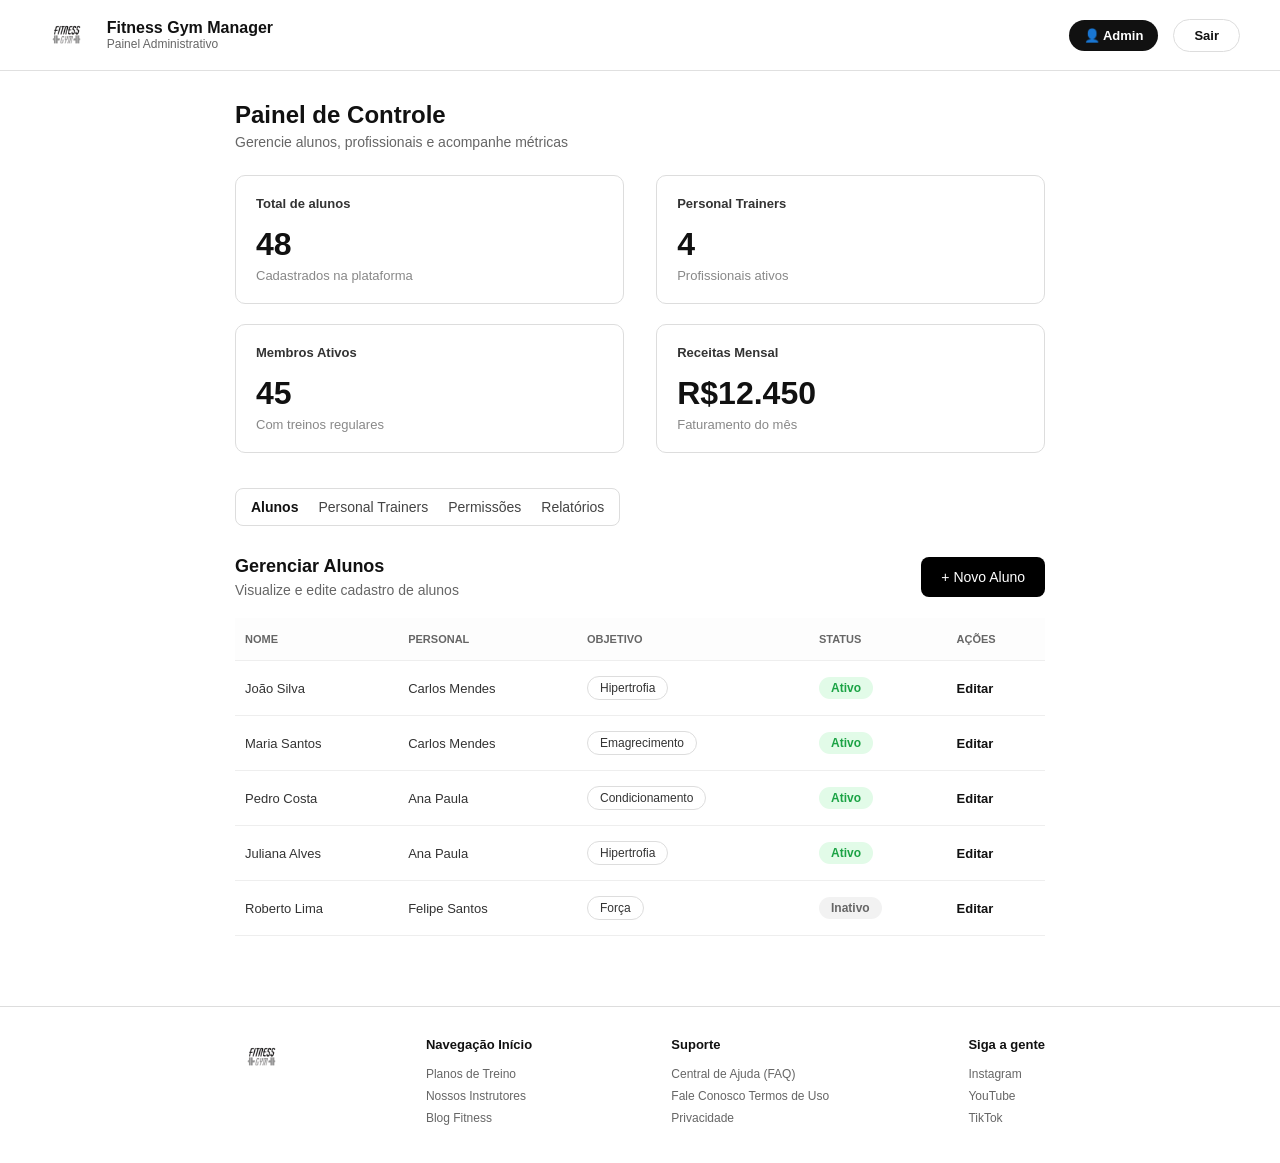
<file: aluno.html>
<!DOCTYPE html>
<html lang="pt-br">
<head>
    <meta charset="UTF-8">
    <meta name="viewport" content="width=device-width, initial-scale=1.0">
    <title>Fitness Gym Manager</title>
    <link rel="stylesheet" href="assets/css/aluno.css">
</head>
<body>

    <header class="cabecalho">
        <div class="logo-area">
            <img src="Academia site/academia/assets/img/logo real.png" alt="Logo Fitness Gym" class="imagem-logo">
            <div class="texto-logo">
                <strong>Fitness Gym Manager</strong>
                <p>Painel Administrativo</p>
            </div>
        </div>
        
        <div class="usuario-area">
            <div class="etiqueta-admin">👤 Admin</div>
            <a href="#" class="botao-sair">Sair</a>
        </div>
    </header>

    <main class="container">
        
        <div class="titulo-pagina">
            <h1>Painel de Controle</h1>
            <p>Gerencie alunos, profissionais e acompanhe métricas</p>
        </div>

        <div class="grid-dados">
            <div class="cartao-dado">
                <h3>Total de alunos</h3>
                <h2>48</h2>
                <p>Cadastrados na plataforma</p>
            </div>
            
            <div class="cartao-dado">
                <h3>Personal Trainers</h3>
                <h2>4</h2>
                <p>Profissionais ativos</p>
            </div>

            <div class="cartao-dado">
                <h3>Membros Ativos</h3>
                <h2>45</h2>
                <p>Com treinos regulares</p>
            </div>

            <div class="cartao-dado">
                <h3>Receitas Mensal</h3>
                <h2>R$12.450</h2>
                <p>Faturamento do mês</p>
            </div>
        </div>

        <div class="abas">
            <a href="#" class="ativo">Alunos</a>
            <a href="#">Personal Trainers</a>
            <a href="#">Permissões</a>
            <a href="#">Relatórios</a>
        </div>

        <div class="cabecalho-tabela">
            <div>
                <h2>Gerenciar Alunos</h2>
                <p>Visualize e edite cadastro de alunos</p>
            </div>
            <a href="#" class="botao-preto">+ Novo Aluno</a>
        </div>

        <div class="area-tabela">
            <table class="tabela-padrao">
                <thead>
                    <tr>
                        <th>NOME</th>
                        <th>PERSONAL</th>
                        <th>OBJETIVO</th>
                        <th>STATUS</th>
                        <th>AÇÕES</th>
                    </tr>
                </thead>
                <tbody>
                    <tr>
                        <td>João Silva</td>
                        <td>Carlos Mendes</td>
                        <td><div class="tag-objetivo">Hipertrofia</div></td>
                        <td><div class="tag-status status-ativo">Ativo</div></td>
                        <td><a href="#" class="link-editar">Editar</a></td>
                    </tr>
                    <tr>
                        <td>Maria Santos</td>
                        <td>Carlos Mendes</td>
                        <td><div class="tag-objetivo">Emagrecimento</div></td>
                        <td><div class="tag-status status-ativo">Ativo</div></td>
                        <td><a href="#" class="link-editar">Editar</a></td>
                    </tr>
                    <tr>
                        <td>Pedro Costa</td>
                        <td>Ana Paula</td>
                        <td><div class="tag-objetivo">Condicionamento</div></td>
                        <td><div class="tag-status status-ativo">Ativo</div></td>
                        <td><a href="#" class="link-editar">Editar</a></td>
                    </tr>
                    <tr>
                        <td>Juliana Alves</td>
                        <td>Ana Paula</td>
                        <td><div class="tag-objetivo">Hipertrofia</div></td>
                        <td><div class="tag-status status-ativo">Ativo</div></td>
                        <td><a href="#" class="link-editar">Editar</a></td>
                    </tr>
                    <tr>
                        <td>Roberto Lima</td>
                        <td>Felipe Santos</td>
                        <td><div class="tag-objetivo">Força</div></td>
                        <td><div class="tag-status status-inativo">Inativo</div></td>
                        <td><a href="#" class="link-editar">Editar</a></td>
                    </tr>
                </tbody>
            </table>
        </div>

    </main>

    <footer class="rodape">
        <div class="container grid-rodape">
            
            <div class="coluna-rodape">
                <img src="Academia site/academia/assets/img/logo real.png" alt="Logo Fitness Gym" class="imagem-logo">
            </div>

            <div class="coluna-rodape">
                <h4>Navegação Início</h4>
                <ul class="lista-limpa">
                    <li>Planos de Treino</li>
                    <li>Nossos Instrutores</li>
                    <li>Blog Fitness</li>
                </ul>
            </div>

            <div class="coluna-rodape">
                <h4>Suporte</h4>
                <ul class="lista-limpa">
                    <li>Central de Ajuda (FAQ)</li>
                    <li>Fale Conosco Termos de Uso</li>
                    <li>Privacidade</li>
                </ul>
            </div>

            <div class="coluna-rodape">
                <h4>Siga a gente</h4>
                <ul class="lista-limpa">
                    <li>Instagram</li>
                    <li>YouTube</li>
                    <li>TikTok</li>
                </ul>
            </div>

        </div>
    </footer>

</body>
</html>
</file>
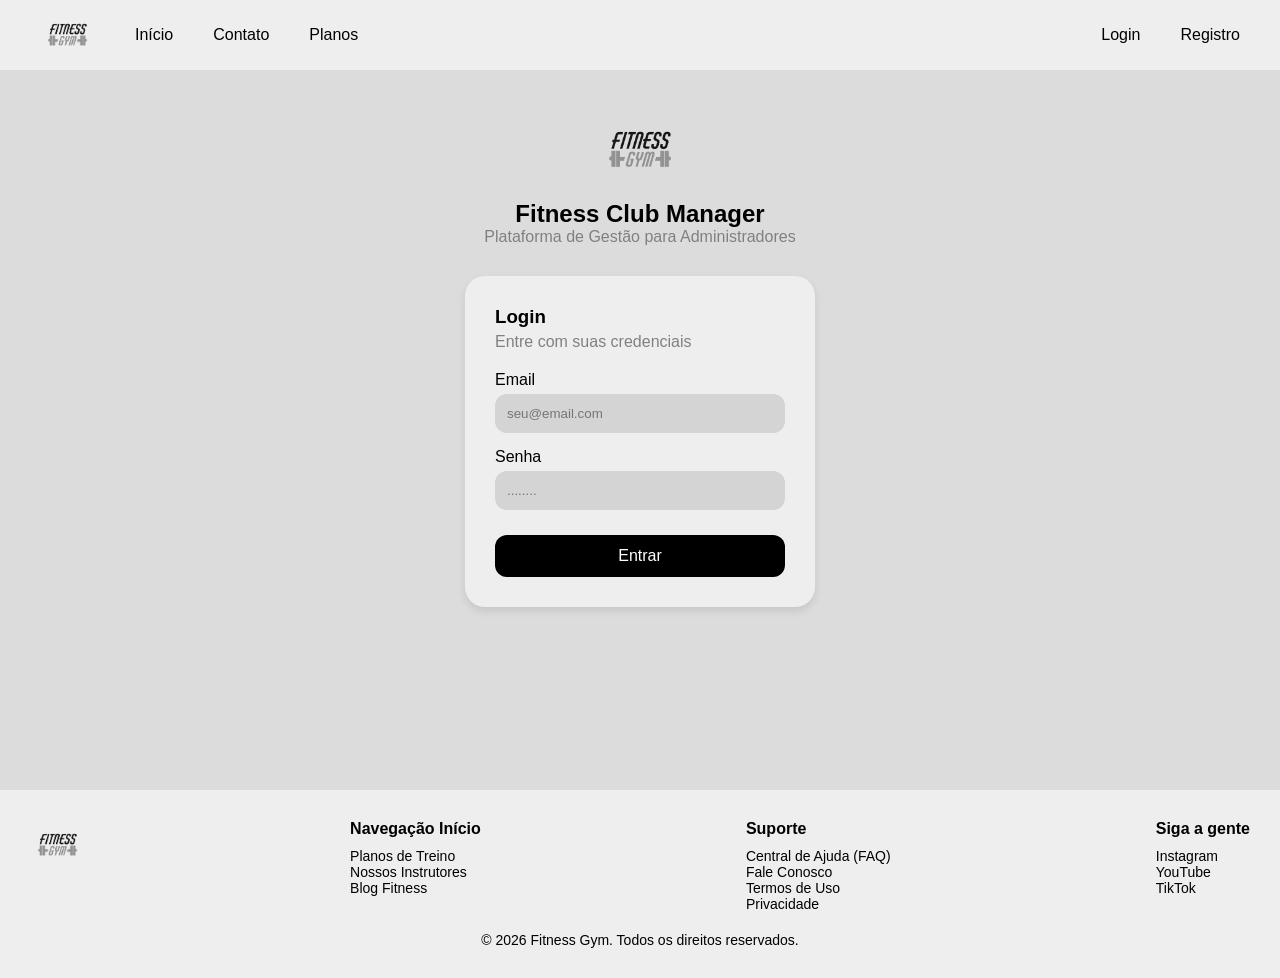
<file: loginadm.html>
<html lang="pt-br" dir="ltr">
<head>
    <meta charset="UTF-8">
    <meta name="viewport" content="width=device-width, initial-scale=1.0">
    <title>Fitness Gym</title>
    <link rel="stylesheet" href="assets/css/estilo.css">
</head>
<body>

<header>
    <img src="assets/img/Imagem-logo.png" alt="logo">

    <nav>
        <a href="#">Início</a>
        <a href="#">Contato</a>
        <a href="#">Planos</a>

        <a href="#" class="right">Login</a>
        <a href="#">Registro</a>
    </nav>
</header>

<main>
    <div class="hero">
        <img src="assets/img/Imagem-logo.png" alt="logo grande" class="logo-center">
        <h2>Fitness Club Manager</h2>
        <p>Plataforma de Gestão para Administradores</p>
    </div>

    <div class="card">
        <h3>Login</h3>
        <p class="sub">Entre com suas credenciais</p>

        <label>Email</label>
        <input type="email" placeholder="seu@email.com">

        <label>Senha</label>
        <input type="password" placeholder="........">

        <button>Entrar</button>
    </div>
</main>

<footer>
    <div class="footer-container">

        <div>
            <img src="assets/img/Imagem-logo.png" class="logo-footer">
        </div>

        <div>
            <h4>Navegação Início</h4>
            <p>Planos de Treino</p>
            <p>Nossos Instrutores</p>
            <p>Blog Fitness</p>
        </div>

        <div>
            <h4>Suporte</h4>
            <p>Central de Ajuda (FAQ)</p>
            <p>Fale Conosco</p>
            <p>Termos de Uso</p>
            <p>Privacidade</p>
        </div>

        <div>
            <h4>Siga a gente</h4>
            <p>Instagram</p>
            <p>YouTube</p>
            <p>TikTok</p>
        </div>

    </div>

    <p class="copy">© 2026 Fitness Gym. Todos os direitos reservados.</p>
</footer>

</body>
</html>
</file>
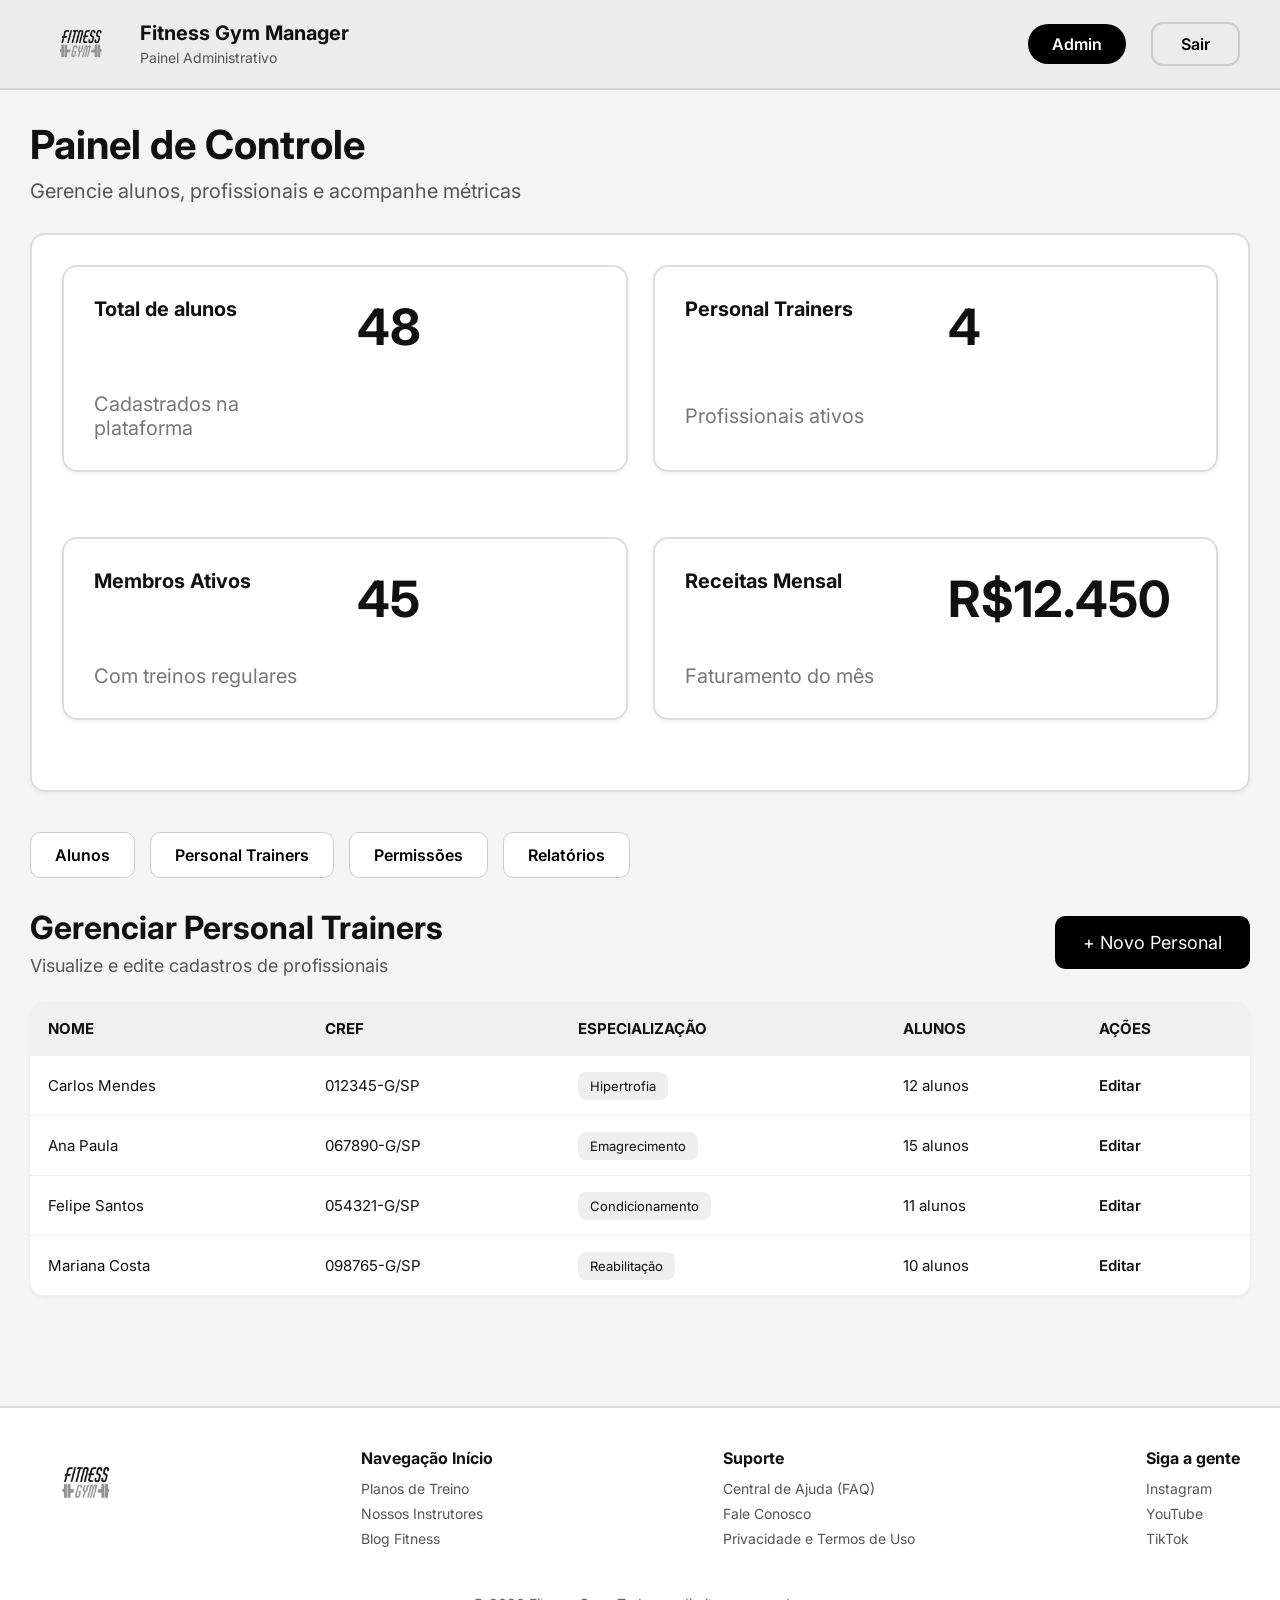
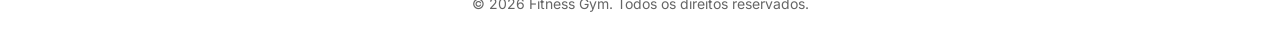
<file: painel.html>
<hmtl lang="pt-br" dir="ltr">
    <head>
        <meta charset="utf-8">
        <title>Painel de controle-Personal trainer</title>
        <link rel="stylesheet" href="painel de controle administrativo(personal trainer)/meta/style/PainelStyle.css">
        <link rel="preconnect" href="https://fonts.googleapis.com">
        <link href="https://fonts.googleapis.com/css2?family=Inter:wght@400;500;600;700&display=swap" rel="stylesheet">
    </head>
    <body>
          <header>
    <div class="cabeçalho">
      <img 
        class="logo"
        src="painel de controle administrativo(personal trainer)/meta/img/logo da academia.png"
        alt="logo"
      >
      <div class="titulo">
        <h1>Fitness Gym Manager</h1>
        <p>Painel Administrativo</p>
      </div>
    </div>
    <div class="botão">
      <button class="texto-botão">
         Admin
      </button>
      <button class="botão-sair">
        Sair
      </button>
    </div>
  </header>
  <main>
    <div class="dashboard-titulo">
      <h1>Painel de Controle</h1>
      <p>Gerencie alunos, profissionais e acompanhe métricas</p>
    </div>
    <div class="tabela">
      <div class="tabela">
        <h3>Total de alunos</h3>
        <h1>48</h1>
        <p>Cadastrados na plataforma</p>
      </div>
      <div class="tabela">
        <h3>Personal Trainers</h3>
        <h1>4</h1>
        <p>Profissionais ativos</p>
      </div>
      <div class="tabela">
        <h3>Membros Ativos</h3>
        <h1>45</h1>
        <p>Com treinos regulares</p>
      </div>
      <div class="tabela">
        <h3>Receitas Mensal</h3>
        <h1>R$12.450</h1>
        <p>Faturamento do mês</p>
      </div>
    </div>
    <div class="menu">
      <button>Alunos</button>
      <button>Personal Trainers</button>
      <button>Permissões</button>
      <button>Relatórios</button>
    </div>
    <div class="seção-topo">
      <div class="seção-titulo">
        <h2>Gerenciar Personal Trainers</h2>
        <p>Visualize e edite cadastros de profissionais</p>
      </div>
      <button class="botão-novo">
        + Novo Personal
      </button>
    </div>
    <table>
      <thead>
        <tr>
          <th>NOME</th>
          <th>CREF</th>
          <th>ESPECIALIZAÇÃO</th>
          <th>ALUNOS</th>
          <th>AÇÕES</th>
        </tr>
      </thead>
      <tbody>
        <tr>
          <td>Carlos Mendes</td>
          <td>012345-G/SP</td>
          <td><span class="tag">Hipertrofia</span></td>
          <td>12 alunos</td>
          <td class="editar">Editar</td>
        </tr>
        <tr>
          <td>Ana Paula</td>
          <td>067890-G/SP</td>
          <td><span class="tag">Emagrecimento</span></td>
          <td>15 alunos</td>
          <td class="editar">Editar</td>
        </tr>
        <tr>
          <td>Felipe Santos</td>
          <td>054321-G/SP</td>
          <td><span class="tag">Condicionamento</span></td>
          <td>11 alunos</td>
          <td class="editar">Editar</td>
        </tr>
        <tr>
          <td>Mariana Costa</td>
          <td>098765-G/SP</td>
          <td><span class="tag">Reabilitação</span></td>
          <td>10 alunos</td>
          <td class="editar">Editar</td>
        </tr>
      </tbody>
    </table>
  </main>
  <footer>
    <div class="footer-espaço">
      <div class="footer-logo">
        <img 
          src="painel de controle administrativo(personal trainer)/meta/img/logo da academia.png"
          alt="logo"
        >
      </div>
      <div class="footer-coluna">
        <h3>Navegação Início</h3>
        <p>Planos de Treino</p>
        <p>Nossos Instrutores</p>
        <p>Blog Fitness</p>
      </div>
      <div class="footer-coluna">
        <h3>Suporte</h3>
        <p>Central de Ajuda (FAQ)</p>
        <p>Fale Conosco</p>
        <p>Privacidade e Termos de Uso</p>
      </div>
      <div class="footer-coluna">
        <h3>Siga a gente</h3>
        <p>Instagram</p>
        <p>YouTube</p>
        <p>TikTok</p>
      </div>
    </div>
    <div class="copyright">
      © 2026 Fitness Gym. Todos os direitos reservados.
    </div>
  </footer>
    </body>
</hmtl>
</file>
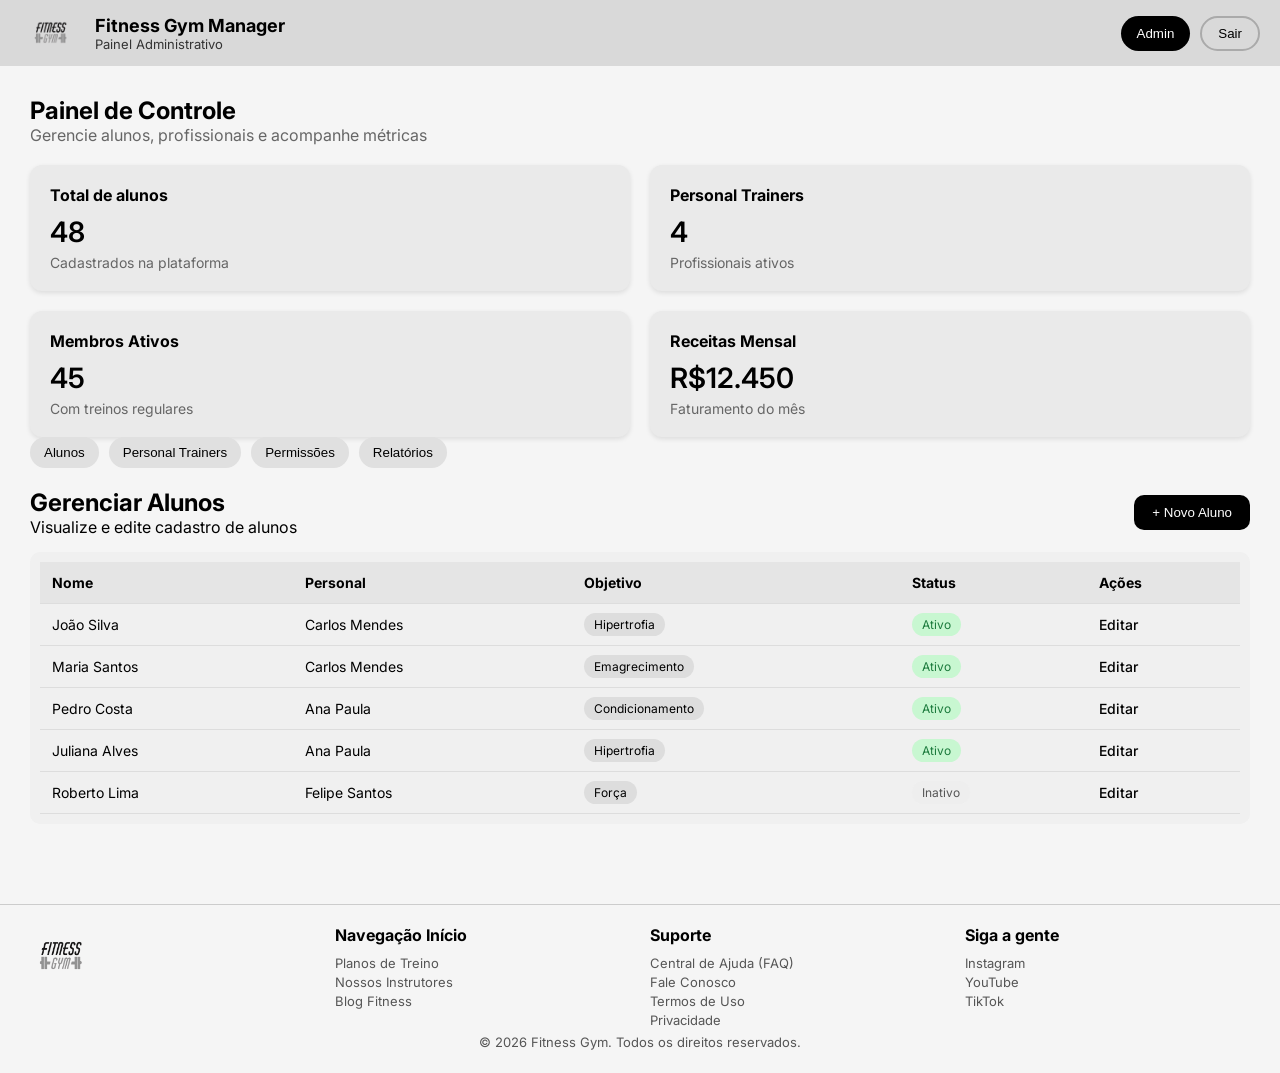
<file: Academia site/academia.html>
<html lang="pt-br" dir="ltr">
    <head>
        <title>Academia-painel de controle/gerecimaneto</title>
        <meta charset="utf-8" />
        <link rel="stylesheet" href="academia/assets/css/academia.css">
        <link href="https://fonts.googleapis.com/css2?family=Inter:wght@100;300;400;600;700&display=swap" rel="stylesheet">
    </head>
        <body>
            <header class="header">
  <div class="left">
    <img src="academia/assets/img/logo real.png" alt="Logo" class="logo">
    <div class="text">
      <h1>Fitness Gym Manager</h1>
      <p>Painel Administrativo</p>
    </div>
  </div>
  <div class="right">
    <button class="admin">
       Admin
    </button>
    <button class="logout">Sair</button>
  </div>
</header>
<main class="container">
    <h2>Painel de Controle</h2>
    <p class="subtitle">Gerencie alunos, profissionais e acompanhe métricas</p>
    <div class="cards">
      <div class="card">
        <h3>Total de alunos</h3>
        <span class="number">48</span>
        <p>Cadastrados na plataforma</p>
      </div>
      <div class="card">
        <h3>Personal Trainers</h3>
        <span class="number">4</span>
        <p>Profissionais ativos</p>
      </div>
      <div class="card">
        <h3>Membros Ativos</h3>
        <span class="number">45</span>
        <p>Com treinos regulares</p>
      </div>
      <div class="card">
        <h3>Receitas Mensal</h3>
        <span class="number">R$12.450</span>
        <p>Faturamento do mês</p>
      </div>
    </div>
<div class="tabs">
  <button>Alunos</button>
  <button>Personal Trainers</button>
  <button>Permissões</button>
  <button>Relatórios</button>
</div>
<div class="top-bar">
  <div>
    <h2>Gerenciar Alunos</h2>
    <p>Visualize e edite cadastro de alunos</p>
  </div>
  <button class="novo">+ Novo Aluno</button>
</div>
<div class="table-container">
  <table>
    <thead>
      <tr>
        <th>Nome</th>
        <th>Personal</th>
        <th>Objetivo</th>
        <th>Status</th>
        <th>Ações</th>
      </tr>
    </thead>
    <tbody>
      <tr>
        <td>João Silva</td>
        <td>Carlos Mendes</td>
        <td><span class="tag">Hipertrofia</span></td>
        <td><span class="status ativo">Ativo</span></td>
        <td><a href="#">Editar</a></td>
      </tr>
      <tr>
        <td>Maria Santos</td>
        <td>Carlos Mendes</td>
        <td><span class="tag">Emagrecimento</span></td>
        <td><span class="status ativo">Ativo</span></td>
        <td><a href="#">Editar</a></td>
      </tr>
      <tr>
        <td>Pedro Costa</td>
        <td>Ana Paula</td>
        <td><span class="tag">Condicionamento</span></td>
        <td><span class="status ativo">Ativo</span></td>
        <td><a href="#">Editar</a></td>
      </tr>
      <tr>
        <td>Juliana Alves</td>
        <td>Ana Paula</td>
        <td><span class="tag">Hipertrofia</span></td>
        <td><span class="status ativo">Ativo</span></td>
        <td><a href="#">Editar</a></td>
      </tr>
      <tr>
        <td>Roberto Lima</td>
        <td>Felipe Santos</td>
        <td><span class="tag">Força</span></td>
        <td><span class="status inativo">Inativo</span></td>
        <td><a href="#">Editar</a></td>
      </tr>
    </tbody>
  </table>
</div>
  </main>
        </body>
        <footer class="footer">
  <div class="footer-content">
    <div class="logo-area">
      <img src="academia/assets/img/logo real.png">
    </div>
    <div>
      <h4>Navegação Início</h4>
      <p>Planos de Treino</p>
      <p>Nossos Instrutores</p>
      <p>Blog Fitness</p>
    </div>
    <div>
      <h4>Suporte</h4>
      <p>Central de Ajuda (FAQ)</p>
      <p>Fale Conosco</p>
      <p>Termos de Uso</p>
      <p>Privacidade</p>
    </div>
    <div>
      <h4>Siga a gente</h4>
      <p>Instagram</p>
      <p>YouTube</p>
      <p>TikTok</p>
    </div>
  </div>
  <p class="copy">© 2026 Fitness Gym. Todos os direitos reservados.</p>
</footer>
</file>
<file: assets/css/aluno.css>
* {
    margin: 0;
    padding: 0;
    box-sizing: border-box;
    font-family: Arial, Helvetica, sans-serif;
}

body {
    background-color: #ffffff;
    color: #333;
}


.container {
    max-width: 850px;
    margin: 0 auto;
    padding: 30px 20px;
}


.cabecalho {
    display: flex;
    justify-content: space-between;
    align-items: center;
    padding: 15px 40px;
    border-bottom: 1px solid #e0e0e0;
}

.logo-area {
    display: flex;
    align-items: center;
    gap: 15px;
}

.imagem-logo {
    height: 40px; 
}

.texto-logo strong {
    display: block;
    font-size: 16px;
    color: #111;
}

.texto-logo p {
    font-size: 12px;
    color: #666;
}

.usuario-area {
    display: flex;
    align-items: center;
    gap: 15px;
}

.etiqueta-admin {
    background-color: #111;
    color: #fff;
    padding: 8px 15px;
    border-radius: 20px;
    font-size: 13px;
    font-weight: bold;
}

.botao-sair {
    text-decoration: none;
    color: #111;
    border: 1px solid #ddd;
    padding: 8px 20px;
    border-radius: 20px;
    font-size: 13px;
    font-weight: bold;
}


.titulo-pagina {
    margin-bottom: 25px;
}

.titulo-pagina h1 {
    font-size: 24px;
    color: #111;
    margin-bottom: 5px;
}

.titulo-pagina p {
    font-size: 14px;
    color: #666;
}


.grid-dados {
    display: flex;
    flex-wrap: wrap;
    justify-content: space-between; 
    margin-bottom: 15px;
}

.cartao-dado {
    width: 48%; 
    border: 1px solid #ddd;
    border-radius: 10px;
    padding: 20px;
    margin-bottom: 20px; 
}

.cartao-dado h3 {
    font-size: 13px;
    color: #333;
    margin-bottom: 15px;
}

.cartao-dado h2 {
    font-size: 32px;
    color: #111;
    margin-bottom: 5px;
}

.cartao-dado p {
    font-size: 13px;
    color: #888;
}


.abas {
    display: inline-flex;
    border: 1px solid #ddd;
    border-radius: 8px;
    padding: 10px 15px;
    gap: 20px;
    margin-bottom: 30px;
}

.abas a {
    font-size: 14px;
    color: #444;
    text-decoration: none;
}

.abas a.ativo {
    font-weight: bold;
    color: #111;
}


.cabecalho-tabela {
    display: flex;
    justify-content: space-between;
    align-items: center;
    margin-bottom: 20px;
}

.cabecalho-tabela h2 {
    font-size: 18px;
    color: #111;
    margin-bottom: 5px;
}

.cabecalho-tabela p {
    font-size: 14px;
    color: #666;
}

.botao-preto {
    background-color: #000;
    color: #fff;
    text-decoration: none;
    padding: 12px 20px;
    border-radius: 8px;
    font-size: 14px;
}

.area-tabela {
    width: 100%;
}

.tabela-padrao {
    width: 100%;
    border-collapse: collapse; 
    text-align: left;
}

.tabela-padrao th {
    font-size: 11px;
    color: #666;
    padding: 15px 10px;
    border-bottom: 1px solid #eee; 
    background-color: #fdfdfd; 
}

.tabela-padrao td {
    font-size: 13px;
    color: #333;
    padding: 15px 10px;
    border-bottom: 1px solid #eee;
}

.tag-objetivo {
    display: inline-block;
    border: 1px solid #ddd;
    padding: 4px 12px;
    border-radius: 20px;
    background-color: #fff;
    font-size: 12px;
}

.tag-status {
    display: inline-block;
    padding: 4px 12px;
    border-radius: 20px;
    font-size: 12px;
    font-weight: bold;
}

.status-ativo {
    background-color: #e2fbe8; 
    color: #1ba345; 
}

.status-inativo {
    background-color: #f2f2f2; 
    color: #666; 
}

.link-editar {
    color: #111;
    font-weight: bold;
    text-decoration: none;
}


.rodape {
    border-top: 1px solid #ddd;
    margin-top: 40px;
}

.grid-rodape {
    display: flex;
    flex-wrap: wrap;
    justify-content: space-between; 
}

.coluna-rodape h4 {
    font-size: 13px;
    color: #111;
    margin-bottom: 15px;
}

.lista-limpa {
    list-style: none; 
}

.lista-limpa li {
    font-size: 12px;
    color: #666;
    margin-bottom: 8px;
}


@media (max-width: 768px) {
    
    .cabecalho {
        flex-direction: column;
        text-align: center;
        padding: 20px;
    }

   
    .cartao-dado {
        width: 100%;
    }

    
    .cabecalho-tabela {
        flex-direction: column;
        align-items: flex-start;
        gap: 15px;
    }

   
    .area-tabela {
        overflow-x: auto;
    }

    
    .abas {
        display: flex;
        overflow-x: auto;
        white-space: nowrap; 
    }

   
    .grid-rodape {
        flex-direction: column;
        gap: 25px;
        text-align: center; 
    }
}
</file>
<file: assets/css/estilo.css>
@import url('https://fonts.googleapis.com/css2?family=Inter:ital,opsz,wght@0,14..32,100..900;1,14..32,100..900&display=swap');

body{
    font-family: "Inter", sans-serif;
    background-color: D9D9D9;
}
* {
    margin: 0;
    padding: 0;
    box-sizing: border-box;
    font-family: Arial, sans-serif;
}


header {
    display: flex;
    align-items: center;
    padding: 10px 40px;
    background: #eee;
}

header img {
    height: 50px;
}

nav {
    display: flex;
    gap: 40px;
    align-items: center;
    width: 100%;
    margin-left: 40px;
}

nav a {
    text-decoration: none;
    color: black;
}

.right {
    margin-left: auto;
}


main {
    background: #dcdcdc;
    min-height: 80vh;
    display: flex;
    flex-direction: column;
    align-items: center;
    padding: 40px 20px;
}


.hero {
    text-align: center;
    margin-bottom: 30px;
}

.logo-center {
    height: 80px;
    margin-bottom: 10px;
}

.hero p {
    color: gray;
}


.card {
    background: #eee;
    padding: 30px;
    border-radius: 20px;
    width: 350px;
    box-shadow: 0 4px 8px rgba(0,0,0,0.1);
}

.card h3 {
    margin-bottom: 5px;
}

.sub {
    color: gray;
    margin-bottom: 20px;
}

label {
    display: block;
    margin: 15px 0 5px;
}

input {
    width: 100%;
    padding: 12px;
    border: none;
    border-radius: 12px;
    background: #d4d4d4;
}

button {
    width: 100%;
    margin-top: 25px;
    padding: 12px;
    border: none;
    border-radius: 12px;
    background: black;
    color: white;
    font-size: 16px;
    cursor: pointer;
}

button:hover {
    background: #222;
}


footer {
    background: #eee;
    padding: 30px;
}

.footer-container {
    display: flex;
    justify-content: space-between;
    gap: 20px;
}

.logo-footer {
    height: 50px;
}

footer h4 {
    margin-bottom: 10px;
}

footer p {
    font-size: 14px;
}

.copy {
    text-align: center;
    margin-top: 20px;
}
</file>
<file: painel de controle administrativo(personal trainer)/meta/style/PainelStyle.css>
*{
    margin: 0;
    padding: 0;
    box-sizing: border-box;
    font-family: 'Inter', sans-serif;
    }
body{
    background-color: #f5f5f5;
    color: #111;
    }
header{
    width: 100%;
    height: 90px;
    background-color: #ececec;
    display: flex;
    justify-content: space-between;
    align-items: center;
    padding: 0 40px;
    border-bottom: 2px solid #d4d4d4;
}
.cabeçalho{
    display: flex;
    align-items: center;
    gap: 20px;
}
.logo{
    width: 80px;
}
.titulo h1{
    font-size: 20px;
    font-weight: 700;
}
.titulo p{
    font-size: 14px;
    color: #555;
    margin-top: 4px;
}
.botão{
    display: flex;
    align-items: center;
    gap: 25px;
}
.texto-botão{
    background-color: black;
    color: white;
    border: none;
    border-radius: 30px;
    padding: 10px 24px;
    font-size: 16px;
    font-weight: 600;
    cursor: pointer;
}
.botão-sair{
    background-color: transparent;
    border: 2px solid #ccc;
    border-radius: 12px;
    padding: 10px 28px;
    font-size: 16px;
    font-weight: 600;
    cursor: pointer;
}
main{
    padding: 30px;
}
.dashboard-titulo h1{
    font-size: 40px;
    margin-bottom: 10px;
}
.dashboard-titulo p{
    color: #555;
    font-size: 20px;
    margin-bottom: 30px;
}
.tabela{
    display: grid;
    grid-template-columns: repeat(2, 1fr);
    gap: 25px;
    margin-bottom: 40px;
}
.tabela{
    background-color: white;
    border-radius: 15px;
    padding: 30px;
    border: 2px solid #ddd;
    box-shadow: 0 2px 5px rgba(0,0,0,0.05);
}
.tabela h3{
    font-size: 20px;
    margin-bottom: 30px;
}
.tabela h1{
    font-size: 50px;
    margin-bottom: 10px;
}
.tabela p{
    color: #777;
    font-size: 20px;
}
.menu{
    display: flex;
    gap: 15px;
    margin-bottom: 30px;
}
.menu button{
    padding: 12px 24px;
    border-radius: 10px;
    border: 1px solid #ccc;
    background-color: white;
    font-size: 16px;
    font-weight: 600;
    cursor: pointer;
}
.seção-topo{
    display: flex;
    justify-content: space-between;
    align-items: center;
    margin-bottom: 25px;
}
.seção-titulo h2{
    font-size: 32px;
    margin-bottom: 8px;
}
.seção-titulo p{
    color: #555;
    font-size: 18px;
}
.botão-novo{
    background-color: black;
    color: white;
    border: none;
    border-radius: 10px;
    padding: 16px 28px;
    font-size: 18px;
    cursor: pointer;
}
table{
    width: 100%;
    border-collapse: collapse;
    background-color: white;
    border-radius: 15px;
    overflow: hidden;
    box-shadow: 0 2px 5px rgba(0,0,0,0.05);
}
th{
    background-color: #f0f0f0;
    padding: 18px;
    text-align: left;
    font-size: 15px;
}
td{
    padding: 20px 18px;
    border-bottom: 1px solid #eee;
    font-size: 15px;
}
.tag{
    background-color: #efefef;
    padding: 6px 12px;
    border-radius: 8px;
    font-size: 13px;
}
.editar{
    font-weight: 600;
    cursor: pointer;
}
footer{
    margin-top: 80px;
    background-color: white;
    border-top: 2px solid #ddd;
    padding: 40px;
}
.footer-espaço{
    display: flex;
    justify-content: space-between;
    align-items: start;
    flex-wrap: wrap;
    gap: 40px;
}
.footer-logo img{
    width: 90px;
}
.footer-coluna h3{
    margin-bottom: 12px;
    font-size: 16px;
}
.footer-coluna p{
    color: #555;
    margin-bottom: 8px;
    font-size: 14px;
    cursor: pointer;
}
.copyright{
    text-align: center;
    margin-top: 40px;
    color: #666;
    font-size: 14px;
}
@media(max-width: 900px){
    .tabela{
     grid-template-columns: 1fr;
}
.seção-topo{
    flex-direction: column;
    align-items: start;
    gap: 20px;
}
.footer-espaço{
    flex-direction: column;
}
header{
    flex-direction: column;
    height: auto;
    padding: 20px;
    gap: 20px;
}
}
</file>
<file: Academia site/academia/assets/css/academia.css>
* {
  margin: 0;
  padding: 0;
  box-sizing: border-box;
}
body {
  font-family: 'Inter', sans-serif;
  background-color: #f5f5f5;
}
.header {
  display: flex;
  justify-content: space-between;
  align-items: center;
  background-color: #d9d9d9;
  padding: 10px 20px;
}
.left {
  display: flex;
  align-items: center;
  gap: 15px;
}
.logo {
  width: 60px;
}
.left h1 {
  font-size: 18px;
}
.left p {
  font-size: 13px;
  color: #333;
}
.right {
  display: flex;
  gap: 10px;
}
.admin {
  background-color: black;
  color: white;
  border: none;
  border-radius: 20px;
  padding: 8px 16px;
  cursor: pointer;
}
.logout {
  background: transparent;
  border: 2px solid #aaa;
  border-radius: 20px;
  padding: 8px 16px;
  cursor: pointer;
}
.container {
  padding: 30px;
}
.container h2 {
  font-size: 24px;
}
.subtitle {
  color: #666;
  margin-bottom: 20px;
}
.cards {
  display: grid;
  grid-template-columns: repeat(2, 1fr);
  gap: 20px;
}
.card {
  background-color: #eaeaea;
  padding: 20px;
  border-radius: 12px;
  box-shadow: 0 2px 5px rgba(0,0,0,0.1);
}
.card h3 {
  font-size: 16px;
  margin-bottom: 10px;
}
.number {
  font-size: 28px;
  font-weight: 600;
  display: block;
  margin-bottom: 5px;
}
.card p {
  color: #666;
  font-size: 14px;
}
.tabs {
  display: flex;
  gap: 10px;
  margin-bottom: 20px;
}
.tabs button {
  background: #e0e0e0;
  border: none;
  padding: 8px 14px;
  border-radius: 20px;
  cursor: pointer;
}
.top-bar {
  display: flex;
  justify-content: space-between;
  align-items: center;
  margin-bottom: 15px;
}
.novo {
  background: black;
  color: white;
  border: none;
  padding: 10px 18px;
  border-radius: 10px;
  cursor: pointer;
}
.table-container {
  background: #f0f0f0;
  border-radius: 10px;
  padding: 10px;
}
table {
  width: 100%;
  border-collapse: collapse;
}
thead {
  background: #e5e5e5;
}
th, td {
  text-align: left;
  padding: 12px;
  font-size: 14px;
}
tr {
  border-bottom: 1px solid #ddd;
}
.tag {
  background: #ddd;
  padding: 4px 10px;
  border-radius: 12px;
  font-size: 12px;
}
.status {
  padding: 4px 10px;
  border-radius: 12px;
  font-size: 12px;
}
.ativo {
  background: #c8f7d1;
  color: #1b7a3c;
}
.inativo {
  background: #eee;
  color: #555;
}
td a {
  color: black;
  font-weight: 500;
  text-decoration: none;
}
.footer {
  margin-top: 50px;
  border-top: 1px solid #ccc;
  padding: 20px;
  background: #f5f5f5;
}
.footer-content {
  display: grid;
  grid-template-columns: repeat(4, 1fr);
  gap: 20px;
}
.footer h4 {
  margin-bottom: 10px;
}
.footer p {
  font-size: 13px;
  color: #555;
  margin: 3px 0;
}
.logo-area img {
  width: 80px;
}
.copy {
  text-align: center;
  margin-top: 15px;
  font-size: 12px;
  color: #777;
}
</file>
